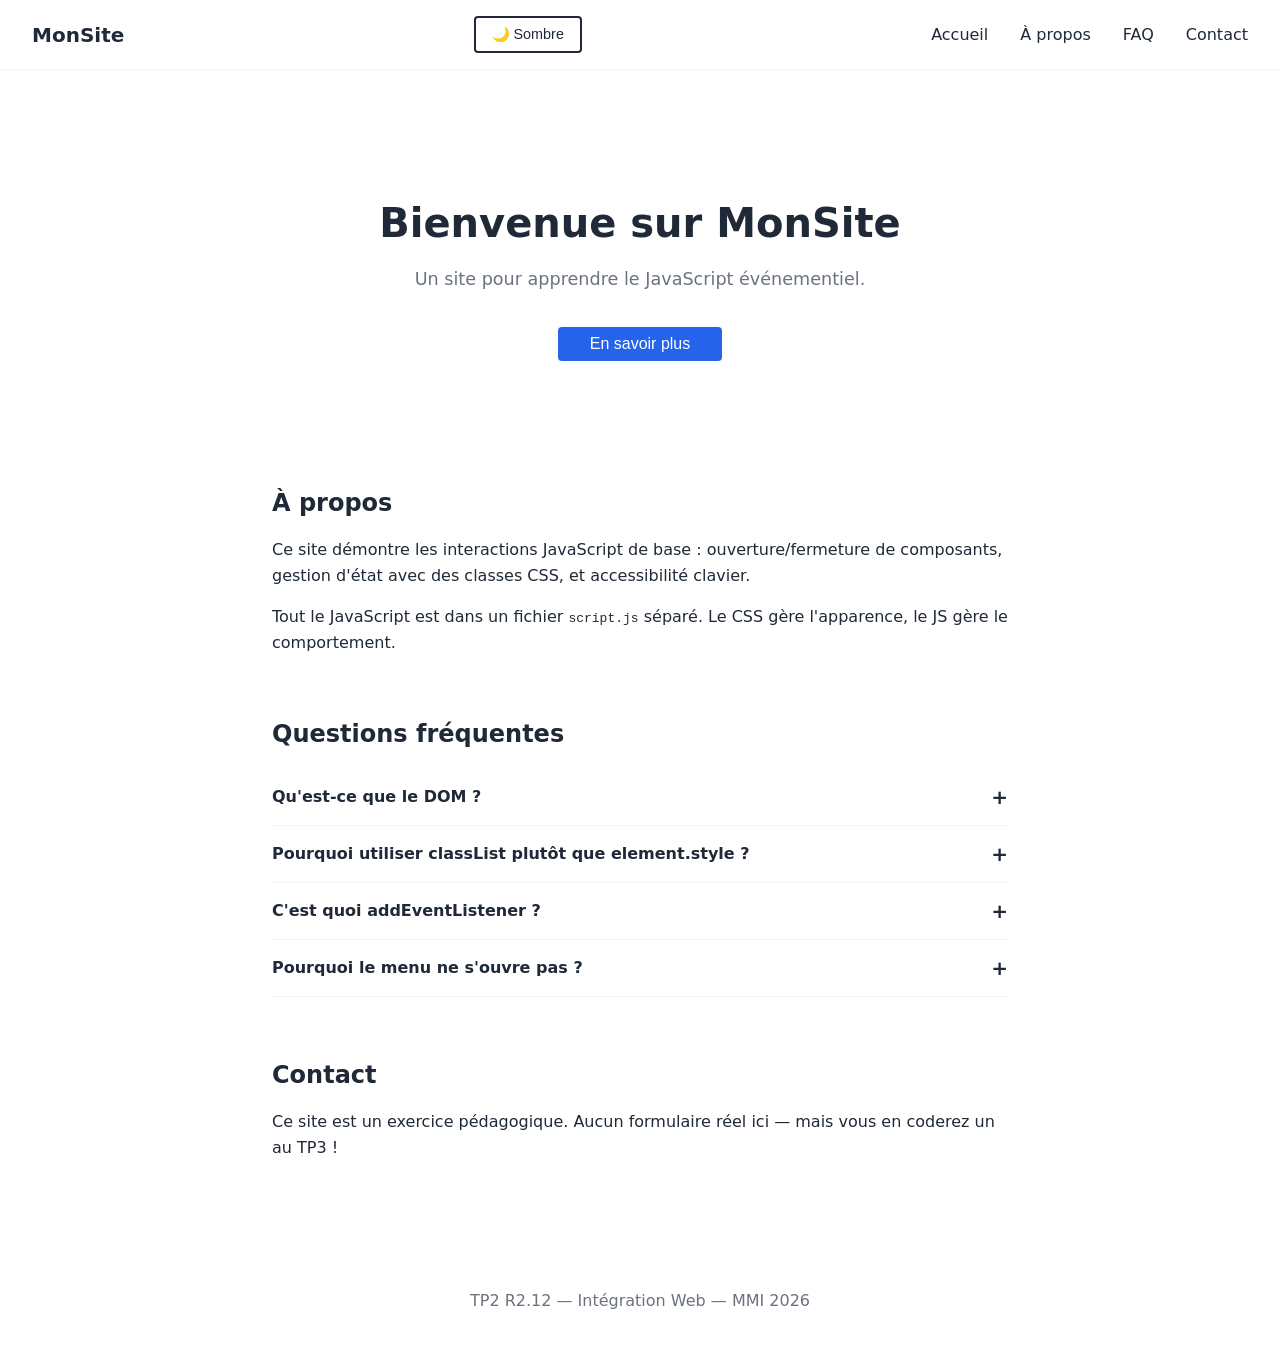
<file: TP2/index.html>
<!DOCTYPE html>
<html lang="fr">
<head>
  <meta charset="UTF-8">
  <meta name="viewport" content="width=device-width, initial-scale=1.0">
  <link href="style.css" rel="stylesheet"/>
  <title>TP2 — JavaScript événementiel</title>
  <style>
   
    </style>
</head>
<body>

  <!-- ================================
       HEADER + NAVIGATION
       ================================ -->
  <header>
    <a href="#" class="logo">MonSite</a>
    <div class="header-right">
      <button id="theme-toggle">🌙 Sombre</button>
      <button class="menu-btn" aria-expanded="false">Menu</button>
    </div>
    <nav class="menu">
      <ul>
        <li><a href="#accueil">Accueil</a></li>
        <li><a href="#apropos">À propos</a></li>
        <li><a href="#faq">FAQ</a></li>
        <li><a href="#contact">Contact</a></li>
      </ul>
    </nav>
  </header>

  <main>

    <!-- ================================
         HERO + BOUTON MODALE
         ================================ -->
    <section id="accueil" class="hero">
      <h1>Bienvenue sur MonSite</h1>
      <p>Un site pour apprendre le JavaScript événementiel.</p>
      <button class="modal-open">En savoir plus</button>
    </section>

    <!-- ================================
         MODALE
         ================================ -->
    <div class="modal" aria-hidden="true">
      <div class="modal-content">
        <button class="modal-close">✕</button>
        <h2>À propos de ce site</h2>
        <p>Ce site est un exercice du TP2 R2.12. Il sert de support pour apprendre à manipuler le DOM avec JavaScript.</p>
        <p>Vous allez coder le menu burger, cette modale, et l'accordéon FAQ en JavaScript pur.</p>
      </div>
    </div>

    <!-- ================================
         SECTION À PROPOS
         ================================ -->
    <section id="apropos">
      <h2>À propos</h2>
      <p>Ce site démontre les interactions JavaScript de base : ouverture/fermeture de composants, gestion d'état avec des classes CSS, et accessibilité clavier.</p>
      <p>Tout le JavaScript est dans un fichier <code>script.js</code> séparé. Le CSS gère l'apparence, le JS gère le comportement.</p>
    </section>

    <!-- ================================
         ACCORDÉON FAQ
         ================================ -->
    <section id="faq">
      <h2>Questions fréquentes</h2>

      <div class="faq-item">
        <button class="faq-question">Qu'est-ce que le DOM ?</button>
        <div class="faq-answer">
          <p>Le DOM (Document Object Model) est la représentation de la page Web en mémoire. JavaScript peut le lire et le modifier pour créer des interactions.</p>
        </div>
      </div>

      <div class="faq-item">
        <button class="faq-question">Pourquoi utiliser classList plutôt que element.style ?</button>
        <div class="faq-answer">
          <p>Parce que le JavaScript gère le comportement et le CSS gère l'apparence. En utilisant classList, on garde chaque responsabilité à sa place.</p>
        </div>
      </div>

      <div class="faq-item">
        <button class="faq-question">C'est quoi addEventListener ?</button>
        <div class="faq-answer">
          <p>C'est la méthode qui permet de dire au navigateur : "quand tel événement arrive sur cet élément, exécute ce code". C'est le cœur du JavaScript événementiel.</p>
        </div>
      </div>

      <div class="faq-item">
        <button class="faq-question">Pourquoi le menu ne s'ouvre pas ?</button>
        <div class="faq-answer">
          <p>Probablement parce que le fichier script.js n'est pas encore lié, ou parce que le JavaScript n'est pas encore écrit. C'est votre mission !</p>
        </div>
      </div>
    </section>

    <!-- ================================
         CONTACT
         ================================ -->
    <section id="contact">
      <h2>Contact</h2>
      <p>Ce site est un exercice pédagogique. Aucun formulaire réel ici — mais vous en coderez un au TP3 !</p>
    </section>

  </main>

  <footer>
    <p style="text-align: center; padding: 1rem; color: var(--color-text-light);">TP2 R2.12 — Intégration Web — MMI 2026</p>
  </footer>
<script src="script.js"></script>
</body>
</html>
</file>
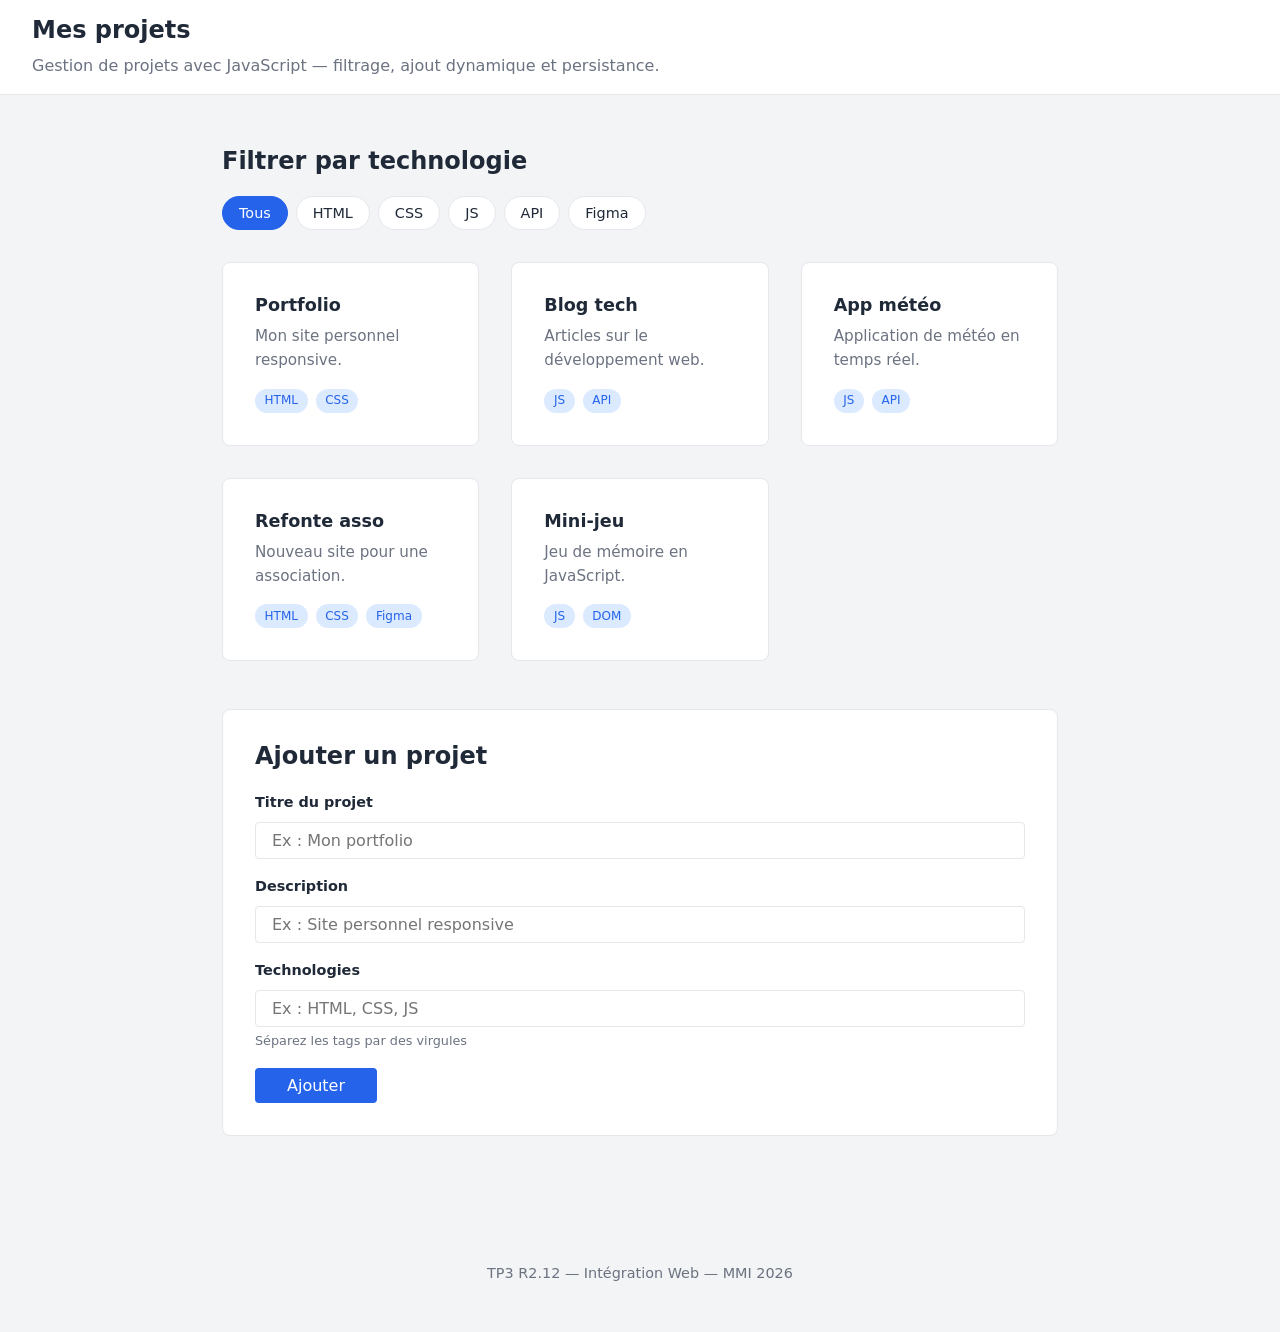
<file: TP3/index.html>
<!DOCTYPE html>
<html lang="fr">
<head>
  <meta charset="UTF-8">
  <meta name="viewport" content="width=device-width, initial-scale=1.0">
  <title>TP3 — JavaScript + données</title>
  <link href="style.css" rel="stylesheet"/>
  <style>

  </style>
</head>
<body>

  <header>
    <h1>Mes projets</h1>
    <p>Gestion de projets avec JavaScript — filtrage, ajout dynamique et persistance.</p>
  </header>

  <main>

    <section>
      <h2>Filtrer par technologie</h2>
      <div class="filtres">
        <button class="filtre active" data-tag="tous">Tous</button>
        <button class="filtre" data-tag="HTML">HTML</button>
        <button class="filtre" data-tag="CSS">CSS</button>
        <button class="filtre" data-tag="JS">JS</button>
        <button class="filtre" data-tag="API">API</button>
        <button class="filtre" data-tag="Figma">Figma</button>
      </div>

      <!-- Compteur de résultats -->
      <p class="compteur" aria-live="polite"></p>

      <!-- Conteneur des cartes (généré en JS) -->
      <div id="projets-liste">
        <p class="vide">Chargement des projets...</p>
      </div>
    </section>

    <!-- ================================
         FORMULAIRE D'AJOUT
         ================================ -->
    <section>
      <form id="form-ajout">
        <h2>Ajouter un projet</h2>

        <div class="form-group">
          <label for="input-titre">Titre du projet</label>
          <input type="text" id="input-titre" placeholder="Ex : Mon portfolio" required>
        </div>

        <div class="form-group">
          <label for="input-desc">Description</label>
          <input type="text" id="input-desc" placeholder="Ex : Site personnel responsive" required>
        </div>

        <div class="form-group">
          <label for="input-tags">Technologies</label>
          <input type="text" id="input-tags" placeholder="Ex : HTML, CSS, JS">
          <small>Séparez les tags par des virgules</small>
        </div>

        <button type="submit">Ajouter</button>
      </form>
    </section>

  </main>

  <footer>
    <p>TP3 R2.12 — Intégration Web — MMI 2026</p>
  </footer>

  <!-- ================================
       JAVASCRIPT : à vous de jouer !
       Créez un fichier script.js et liez-le ici.
       ================================ -->
   <script src="script.js"></script>

</body>
</html>
</file>
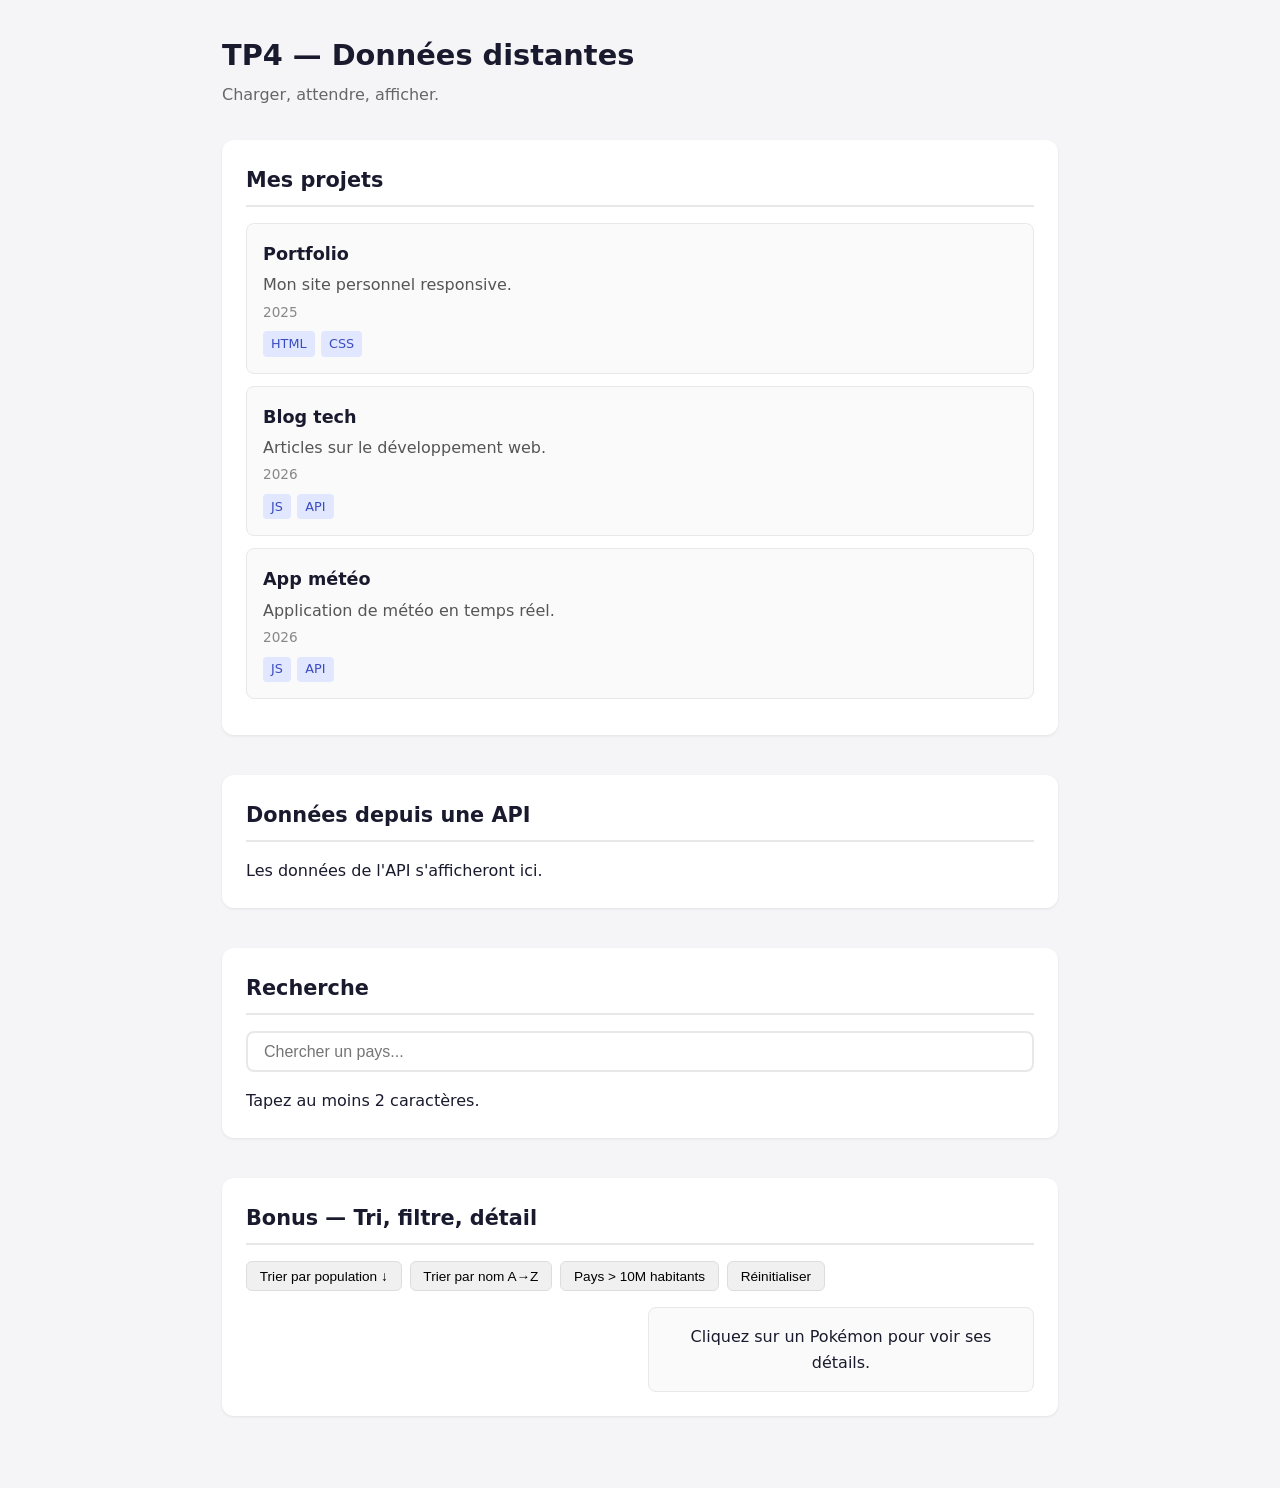
<file: TP4/index.html>
<!DOCTYPE html>
<html lang="fr">
<head>
  <meta charset="UTF-8">
  <meta name="viewport" content="width=device-width, initial-scale=1.0">
  <title>TP4 — Fetch & API</title>
  <link rel="stylesheet" href="style.css">
</head>
<body>

  <header>
    <h1>TP4 — Données distantes</h1>
    <p>Charger, attendre, afficher.</p>
  </header>

  <main>

    <!-- ============================================
         TEMPS 1 — JSON local
         Exercices 1.1 à 1.3
         ============================================ -->
    <section id="section-projets">
      <h2>Mes projets</h2>
      <div id="projets-liste" aria-live="polite">
        <p>Les projets s'afficheront ici.</p>
      </div>
    </section>

    <!-- ============================================
         TEMPS 2 — API distante
         Exercices 2.1 à 2.3
         ============================================ -->
    <section id="section-api">
      <h2>Données depuis une API</h2>
      <div id="api-liste" aria-live="polite">
        <p>Les données de l'API s'afficheront ici.</p>
      </div>
    </section>

    <!-- ============================================
         TEMPS 3 — Recherche + API
         Exercices 3.1 et 3.2
         ============================================ -->
    <section id="section-recherche">
      <h2>Recherche</h2>
      <input type="search" id="recherche" placeholder="Chercher un pays...">
      <div id="recherche-resultats" aria-live="polite">
        <p>Tapez au moins 2 caractères.</p>
      </div>
    </section>

    <!-- ============================================
         TEMPS 4 — Aller plus loin (bonus)
         Exercices 4.1 à 4.3
         ============================================ -->
    <section id="section-bonus">
      <h2>Bonus — Tri, filtre, détail</h2>

      <!-- 4.1 — Contrôles de tri/filtre -->
      <div id="controles">
        <button id="tri-pop">Trier par population ↓</button>
        <button id="tri-nom">Trier par nom A→Z</button>
        <button id="filtre-grand">Pays > 10M habitants</button>
        <button id="reinitialiser">Réinitialiser</button>
      </div>

      <!-- 4.2 — Liste + Détail Pokémon -->
      <div id="pokemon">
        <div id="liste-pokemon"></div>
        <div id="detail-pokemon">
          <p>Cliquez sur un Pokémon pour voir ses détails.</p>
        </div>
      </div>
    </section>

  </main>

  <script src="script.js"></script>
</body>
</html>
</file>
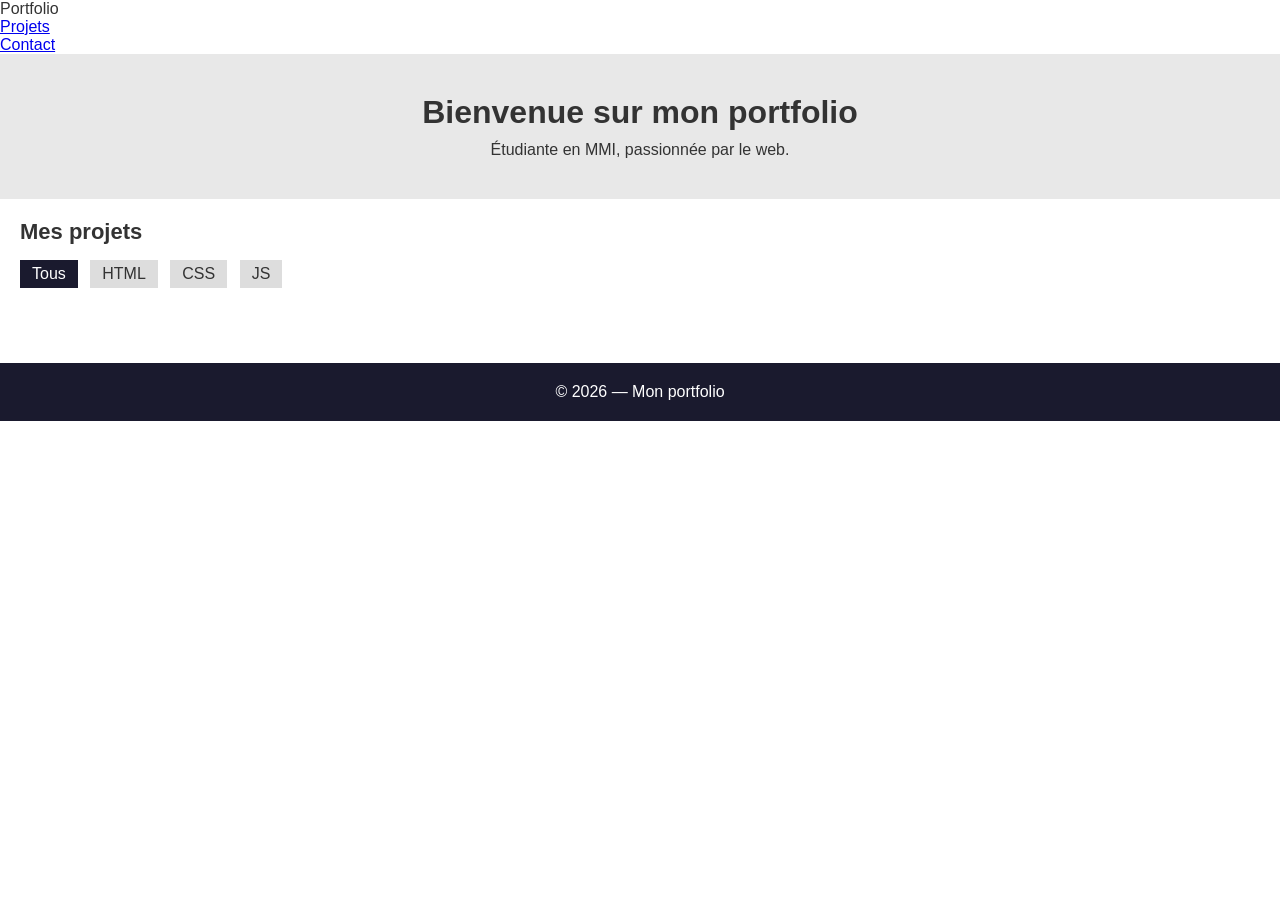
<file: TP5/index.html>
<!DOCTYPE html>
<html>
<head>
  <meta charset="UTF-8">
  <title>Mon super site</title>
<link rel="stylesheet" href="style.css">
    
</head>   

  <!-- PROBLÈME : pas de balises sémantiques, tout est en div -->
  <header> 
    <h1="titre">Portfolio</h1>
    <nav>
    
      <ul>
        <li><a href="#projets">Projets</a></li>
        <li><a href="#contact">Contact</a></li>
      </ul>
    </nav>
</header>

  <div id="main">
    <div class="content">

      <div class="intro">
        <div class="intro-titre">Bienvenue sur mon portfolio</div>
        <div class="intro-description">Étudiante en MMI, passionnée par le web.</div>
      </div>

      <div class="projets-section" id="projets">
        <div class="section-titre">Mes projets</div>

        <div class="filtres-container">
          <span class="filtre actif" onclick="filtrer('tous')">Tous</span>
          <span class="filtre" onclick="filtrer('HTML')">HTML</span>
          <span class="filtre" onclick="filtrer('CSS')">CSS</span>
          <span class="filtre" onclick="filtrer('JS')">JS</span>
        </div>

        <div class="grille-projets" id="grille">
          <!-- Rempli par JS -->
        </div>
      </div>

    </div>
  </div>

  <!-- Modale -->
  <div class="modale-overlay" id="modale">
    <div class="modale-contenu">
      <span class="modale-fermer" onclick="fermerModale()">×</span>
      <div id="modale-body"></div>
    </div>
  </div>

  <div class="footer">
    <div>© 2026 — Mon portfolio</div>
  </div>

</body>
</html>
</file>
<file: TP2/style.css>
/* ================================
       VARIABLES
       ================================ */
    :root {
      --color-primary: #2563eb;
      --color-text: #1f2937;
      --color-text-light: #6b7280;
      --color-bg: #ffffff;
      --color-bg-alt: #f3f4f6;
      --color-overlay: rgba(0, 0, 0, 0.5);
      --font-base: system-ui, -apple-system, sans-serif;
      --space-sm: 0.5rem;
      --space-md: 1rem;
      --space-lg: 2rem;
      --space-xl: 4rem;
    }

    /* ================================
       THÈME SOMBRE (bonus)
       ================================ */
    .dark {
      --color-primary: #60a5fa;
      --color-text: #e5e7eb;
      --color-text-light: #9ca3af;
      --color-bg: #111827;
      --color-bg-alt: #1f2937;
      --color-overlay: rgba(0, 0, 0, 0.7);
    }

    /* ================================
       BASE
       ================================ */
    *, *::before, *::after {
      box-sizing: border-box;
    }
    
    body {
      font-family: var(--font-base);
      line-height: 1.6;
      color: var(--color-text);
      background-color: var(--color-bg);
      margin: 0;
      transition: background-color 0.3s, color 0.3s;
    }

    h1, h2, h3 { line-height: 1.2; }

    a {
      color: var(--color-primary);
      text-decoration: none;
    }

    a:hover { text-decoration: underline; }

    /* ================================
       HEADER + NAVIGATION
       ================================ */
    header {
      display: flex;
      justify-content: space-between;
      align-items: center;
      padding: var(--space-md) var(--space-lg);
      border-bottom: 1px solid var(--color-bg-alt);
    }

    .logo {
      font-weight: bold;
      font-size: 1.25rem;
      color: var(--color-text);
      text-decoration: none;
    }

    .header-right {
      display: flex;
      align-items: center;
      gap: var(--space-md);
    }

    /* Bouton menu burger */
    .menu-btn {
      display: none;
      background: none;
      border: 2px solid var(--color-text);
      border-radius: 0.25rem;
      color: var(--color-text);
      font-size: 1.25rem;
      padding: var(--space-sm);
      cursor: pointer;
      line-height: 1;
    }

    /* Bouton thème */
    #theme-toggle {
      background: none;
      border: 2px solid var(--color-text);
      border-radius: 0.25rem;
      color: var(--color-text);
      padding: var(--space-sm) var(--space-md);
      cursor: pointer;
      font-size: 0.9rem;
    }

    /* Navigation */
    .menu ul {
      display: flex;
      gap: var(--space-lg);
      list-style: none;
      padding: 0;
      margin: 0;
    }

    .menu a {
      color: var(--color-text);
      font-weight: 500;
    }

    /* Mobile : menu caché par défaut */
    @media (max-width: 640px) {
      .menu-btn {
        display: block;
      }

      .menu {
        display: none;
        position: absolute;
        top: 100%;
        left: 0;
        right: 0;
        background: var(--color-bg);
        border-bottom: 1px solid var(--color-bg-alt);
        padding: var(--space-md) var(--space-lg);
        z-index: 10;
      }

      .menu.is-open {
        display: block;
      }

      .menu ul {
        flex-direction: column;
        gap: var(--space-md);
      }

      header {
        position: relative;
      }
    }

    /* ================================
       MAIN
       ================================ */
    main {
      max-width: 800px;
      margin: 0 auto;
      padding: var(--space-lg);
    }

    section {
      margin-bottom: var(--space-xl);
    }

    /* ================================
       HERO
       ================================ */
    .hero {
      text-align: center;
      padding: var(--space-xl) 0;
    }

    .hero h1 {
      font-size: 2.5rem;
      margin-bottom: var(--space-sm);
    }

    .hero p {
      color: var(--color-text-light);
      font-size: 1.1rem;
    }

    /* ================================
       BOUTON MODALE
       ================================ */
    .modal-open {
      background-color: var(--color-primary);
      color: white;
      border: none;
      padding: var(--space-sm) var(--space-lg);
      border-radius: 0.25rem;
      font-size: 1rem;
      cursor: pointer;
      margin-top: var(--space-md);
    }

    .modal-open:hover {
      opacity: 0.9;
    }

    /* ================================
       MODALE
       ================================ */
    .modal {
      display: none;
      position: fixed;
      top: 0;
      left: 0;
      width: 100%;
      height: 100%;
      background: var(--color-overlay);
      z-index: 100;
      justify-content: center;
      align-items: center;
    }

    .modal.is-visible {
      display: flex;
    }

    .modal-content {
      background: var(--color-bg);
      border-radius: 0.5rem;
      padding: var(--space-lg);
      max-width: 500px;
      width: 90%;
      position: relative;
    }

    .modal-content h2 {
      margin-top: 0;
    }

    .modal-close {
      position: absolute;
      top: var(--space-md);
      right: var(--space-md);
      background: none;
      border: none;
      font-size: 1.5rem;
      cursor: pointer;
      color: var(--color-text);
      line-height: 1;
    }

    /* ================================
       ACCORDÉON FAQ
       ================================ */
    .faq-item {
      border-bottom: 1px solid var(--color-bg-alt);
    }

    .faq-question {
      width: 100%;
      background: none;
      border: none;
      text-align: left;
      padding: var(--space-md) 0;
      font-size: 1rem;
      font-weight: 600;
      color: var(--color-text);
      cursor: pointer;
      display: flex;
      justify-content: space-between;
      align-items: center;
      font-family: var(--font-base);
    }

    .faq-question::after {
      content: '+';
      font-size: 1.25rem;
      transition: transform 0.2s;
    }

    .faq-answer {
      display: none;
      padding: 0 0 var(--space-md) 0;
      color: var(--color-text-light);
    }

    .faq-answer.is-visible {
      display: block;
    }

    /* ================================
       FOCUS VISIBLE
       ================================ */
    :focus-visible {
      outline: 2px solid var(--color-primary);
      outline-offset: 2px;
    }
</file>
<file: TP3/style.css>
/* ================================
       VARIABLES
       ================================ */
    :root {
      --color-primary: #2563eb;
      --color-primary-light: #dbeafe;
      --color-text: #1f2937;
      --color-text-light: #6b7280;
      --color-bg: #ffffff;
      --color-bg-alt: #f3f4f6;
      --color-border: #e5e7eb;
      --color-error: #dc2626;
      --color-success: #059669;
      --font-base: system-ui, -apple-system, sans-serif;
      --space-sm: 0.5rem;
      --space-md: 1rem;
      --space-lg: 2rem;
      --space-xl: 3rem;
      --radius: 0.5rem;
    }

    /* ================================
       BASE
       ================================ */
    *, *::before, *::after {
      box-sizing: border-box;
    }

    body {
      font-family: var(--font-base);
      line-height: 1.6;
      color: var(--color-text);
      background-color: var(--color-bg-alt);
      margin: 0;
    }

    h1, h2, h3 { line-height: 1.2; }
     /* ================================
       LAYOUT
       ================================ */
    header {
      background: var(--color-bg);
      border-bottom: 1px solid var(--color-border);
      padding: var(--space-md) var(--space-lg);
    }

    header h1 {
      margin: 0;
      font-size: 1.5rem;
    }

    header p {
      margin: var(--space-sm) 0 0;
      color: var(--color-text-light);
    }

    main {
      max-width: 900px;
      margin: 0 auto;
      padding: var(--space-lg);
    }

    section {
      margin-bottom: var(--space-xl);
    }

    /* ================================
       FILTRES
       ================================ */
    .filtres {
      display: flex;
      flex-wrap: wrap;
      gap: var(--space-sm);
      margin-bottom: var(--space-lg);
    }
 .filtre {
      background: var(--color-bg);
      border: 1px solid var(--color-border);
      border-radius: 2rem;
      padding: var(--space-sm) var(--space-md);
      font-size: 0.9rem;
      cursor: pointer;
      color: var(--color-text);
      font-family: var(--font-base);
      transition: background-color 0.2s, border-color 0.2s;
    }

    .filtre:hover {
      border-color: var(--color-primary);
    }

    .filtre.active {
      background-color: var(--color-primary);
      color: white;
      border-color: var(--color-primary);
    }

    /* ================================
       GRILLE DE PROJETS
       ================================ */
    #projets-liste {
      display: grid;
      grid-template-columns: repeat(auto-fit, minmax(250px, 1fr));
      gap: var(--space-lg);
      min-height: 100px;
    }

    /* Style des cartes (générées en JS) */
    .carte {
      background: var(--color-bg);
      border: 1px solid var(--color-border);
      border-radius: var(--radius);
      padding: var(--space-lg);
      transition: transform 0.2s, box-shadow 0.2s;
    }
     .carte:hover {
      transform: translateY(-2px);
      box-shadow: 0 4px 12px rgba(0, 0, 0, 0.08);
    }

    .carte h3 {
      margin: 0 0 var(--space-sm);
      font-size: 1.1rem;
    }

    .carte p {
      margin: 0 0 var(--space-md);
      color: var(--color-text-light);
      font-size: 0.95rem;
    }

    .tags {
      display: flex;
      flex-wrap: wrap;
      gap: var(--space-sm);
    }

    .tag {
      display: inline-block;
      font-size: 0.75rem;
      background: var(--color-primary-light);
      color: var(--color-primary);
      padding: 0.15rem 0.6rem;
      border-radius: 1rem;
      font-weight: 500;
    }

    /* ================================
       MESSAGES D'ÉTAT
       ================================ */
    .loading {
      text-align: center;
      color: var(--color-text-light);
      padding: var(--space-xl);
      grid-column: 1 / -1;
    }

    .error {
      text-align: center;
      color: var(--color-error);
      padding: var(--space-xl);
      grid-column: 1 / -1;
    }

    .vide {
      text-align: center;
      color: var(--color-text-light);
      padding: var(--space-xl);
      grid-column: 1 / -1;
    }

    /* ================================
       FORMULAIRE D'AJOUT
       ================================ */
    #form-ajout {
      background: var(--color-bg);
      border: 1px solid var(--color-border);
      border-radius: var(--radius);
      padding: var(--space-lg);
    }

    #form-ajout h2 {
      margin-top: 0;
    }

    .form-group {
      margin-bottom: var(--space-md);
    }

    .form-group label {
      display: block;
      font-weight: 600;
      margin-bottom: var(--space-sm);
      font-size: 0.9rem;
    }

    .form-group input {
      width: 100%;
      padding: var(--space-sm) var(--space-md);
      border: 1px solid var(--color-border);
      border-radius: 0.25rem;
      font-size: 1rem;
      font-family: var(--font-base);
      color: var(--color-text);
      background: var(--color-bg);
    }

    .form-group input:focus {
      outline: 2px solid var(--color-primary);
      outline-offset: 1px;
      border-color: var(--color-primary);
    }

    .form-group small {
      display: block;
      margin-top: 0.25rem;
      color: var(--color-text-light);
      font-size: 0.8rem;
    }

    #form-ajout button[type="submit"] {
      background-color: var(--color-primary);
      color: white;
      border: none;
      padding: var(--space-sm) var(--space-lg);
      border-radius: 0.25rem;
      font-size: 1rem;
      cursor: pointer;
      font-family: var(--font-base);
    }

    #form-ajout button[type="submit"]:hover {
      opacity: 0.9;
    }

    /* ================================
       COMPTEUR
       ================================ */
    .compteur {
      text-align: right;
      color: var(--color-text-light);
      font-size: 0.9rem;
      margin-bottom: var(--space-sm);
    }

    /* ================================
       FOOTER
       ================================ */
    footer {
      text-align: center;
      padding: var(--space-lg);
      color: var(--color-text-light);
      font-size: 0.9rem;
    }

    /* ================================
       FOCUS VISIBLE
       ================================ */
    :focus-visible {
      outline: 2px solid var(--color-primary);
      outline-offset: 2px;
    }

    /* ================================
       RESPONSIVE
       ================================ */
    @media (max-width: 600px) {
      main {
        padding: var(--space-md);
      }

      #projets-liste {
        grid-template-columns: 1fr;
      }
    }
</file>
<file: TP4/style.css>
/* ===========================
   TP4 — Styles de départ
   =========================== */

* {
  margin: 0;
  padding: 0;
  box-sizing: border-box;
}

body {
  font-family: system-ui, -apple-system, sans-serif;
  line-height: 1.6;
  color: #1a1a2e;
  background-color: #f5f5f7;
  padding: 2rem;
  max-width: 900px;
  margin: 0 auto;
}

/* --- En-tête --- */

header {
  margin-bottom: 2rem;
}

header h1 {
  font-size: 1.8rem;
  margin-bottom: 0.25rem;
}

header p {
  color: #666;
}

/* --- Sections --- */

section {
  margin-bottom: 2.5rem;
  padding: 1.5rem;
  background: white;
  border-radius: 12px;
  box-shadow: 0 1px 3px rgba(0, 0, 0, 0.08);
}

section h2 {
  font-size: 1.3rem;
  margin-bottom: 1rem;
  padding-bottom: 0.5rem;
  border-bottom: 2px solid #e8e8e8;
}

/* --- Cartes --- */

.carte {
  padding: 1rem;
  margin-bottom: 0.75rem;
  background: #fafafa;
  border: 1px solid #e8e8e8;
  border-radius: 8px;
}

.carte h3 {
  font-size: 1.1rem;
  margin-bottom: 0.25rem;
}

.carte p {
  color: #555;
  margin-bottom: 0.25rem;
}

.carte .annee {
  font-size: 0.85rem;
  color: #888;
}

/* --- Tags --- */

.tags {
  display: flex;
  gap: 0.4rem;
  flex-wrap: wrap;
  margin-top: 0.5rem;
}

.tag {
  display: inline-block;
  padding: 0.15rem 0.5rem;
  background: #e0e7ff;
  color: #3b4cc0;
  border-radius: 4px;
  font-size: 0.8rem;
  font-weight: 500;
}

/* --- États : chargement, erreur --- */

.loading {
  color: #666;
  font-style: italic;
  padding: 1rem 0;
}

.loading::before {
  content: '⏳ ';
}

.error {
  color: #dc2626;
  background: #fef2f2;
  padding: 0.75rem 1rem;
  border-radius: 6px;
  border: 1px solid #fecaca;
}

.error::before {
  content: '⚠️ ';
}

/* --- Champ de recherche --- */

input[type="search"] {
  width: 100%;
  padding: 0.6rem 1rem;
  font-size: 1rem;
  border: 2px solid #e8e8e8;
  border-radius: 8px;
  margin-bottom: 1rem;
  outline: none;
  transition: border-color 0.2s;
}

input[type="search"]:focus {
  border-color: #3b4cc0;
}

/* --- Boutons de contrôle (bonus) --- */

#controles {
  display: flex;
  gap: 0.5rem;
  flex-wrap: wrap;
  margin-bottom: 1rem;
}

#controles button {
  padding: 0.4rem 0.8rem;
  font-size: 0.85rem;
  background: #f0f0f0;
  border: 1px solid #ddd;
  border-radius: 6px;
  cursor: pointer;
  transition: background-color 0.2s;
}

#controles button:hover {
  background: #e0e7ff;
}

/* --- Pokémon liste + détail (bonus) --- */

#pokemon {
  display: grid;
  grid-template-columns: 1fr 1fr;
  gap: 1rem;
  margin-top: 1rem;
}

#liste-pokemon {
  display: flex;
  flex-direction: column;
  gap: 0.3rem;
  max-height: 400px;
  overflow-y: auto;
}

#liste-pokemon button {
  text-align: left;
  padding: 0.4rem 0.6rem;
  background: #fafafa;
  border: 1px solid #e8e8e8;
  border-radius: 4px;
  cursor: pointer;
  text-transform: capitalize;
  transition: background-color 0.2s;
}

#liste-pokemon button:hover {
  background: #e0e7ff;
}

#detail-pokemon {
  padding: 1rem;
  background: #fafafa;
  border: 1px solid #e8e8e8;
  border-radius: 8px;
  text-align: center;
}

#detail-pokemon h2 {
  text-transform: capitalize;
  border: none;
  padding: 0;
}

#detail-pokemon img {
  width: 120px;
  height: 120px;
  image-rendering: pixelated;
}
</file>
<file: TP5/style.css>
* { margin: 0; padding: 0; box-sizing: border-box; }

    body {
      font-family: Arial;
      color: #333;
    }

    .header {
      background: #1a1a2e;
      color: white;
      padding: 15px 20px;
      display: flex;
      justify-content: space-between;
      align-items: center;
    }

    .header .titre {
      font-size: 24px;
      font-weight: bold;
    }

    .header .nav ul {
      display: flex;
      list-style: none;
      gap: 20px;
    }

    .header .nav ul li a {
      color: white;
      text-decoration: none;
    }

    #main .content div.intro {
      padding: 40px 20px;
      text-align: center;
      background: #e8e8e8;
    }

    #main .content div.intro div.intro-titre {
      font-size: 32px;
      font-weight: bold;
      margin-bottom: 10px;
    }

    .projets-section {
      padding: 20px;
    }

    .projets-section .section-titre {
      font-size: 22px;
      font-weight: bold;
      margin-bottom: 15px;
    }

    .filtres-container {
      margin-bottom: 15px;
    }

    .filtres-container span {
      display: inline-block;
      padding: 5px 12px;
      margin-right: 8px;
      background: #ddd;
      cursor: pointer;
    }

    .filtres-container span.actif {
      background: #1a1a2e;
      color: white ;
    }

    .grille-projets {
      display: flex;
      flex-wrap: wrap;
      gap: 15px;
    }

    .grille-projets .carte-projet {
      width: 30%;
      height: 300px;
      border: 1px solid #ddd;
      padding: 15px;
      background: white;
    }

    .grille-projets .carte-projet .carte-titre {
      font-size: 18px;
      font-weight: bold;
      margin-bottom: 8px;
    }

    .grille-projets .carte-projet .carte-description {
      color: #666;
      margin-bottom: 10px;
    }

    .grille-projets .carte-projet .carte-tags span {
      display: inline-block;
      padding: 2px 8px;
      background: #e0e7ff;
      color: #3b4cc0;
      font-size: 12px;
      margin-right: 4px;
    }

    .grille-projets .carte-projet .carte-bouton {
      display: inline-block;
      margin-top: 10px;
      padding: 8px 16px;
      background: #1a1a2e;
      color: white;
      border: none;
      cursor: pointer;
    }

    .modale-overlay {
      display: none;
      position: fixed;
      top: 0; left: 0; right: 0; bottom: 0;
      background: rgba(0,0,0,0.6);
      z-index: 100;
    }

    .modale-overlay .modale-contenu {
      position: absolute;
      top: 50%; left: 50%;
      transform: translate(-50%, -50%);
      background: white;
      padding: 30px;
      width: 500px;
      max-height: 80vh;
      overflow-y: auto;
    }

    .modale-overlay .modale-contenu .modale-fermer {
      position: absolute;
      top: 10px; right: 15px;
      font-size: 24px;
      cursor: pointer;
      background: none;
      border: none;
    }

    .footer {
      background: #1a1a2e;
      color: white;
      text-align: center;
      padding: 20px;
      margin-top: 40px;
    }
</file>
